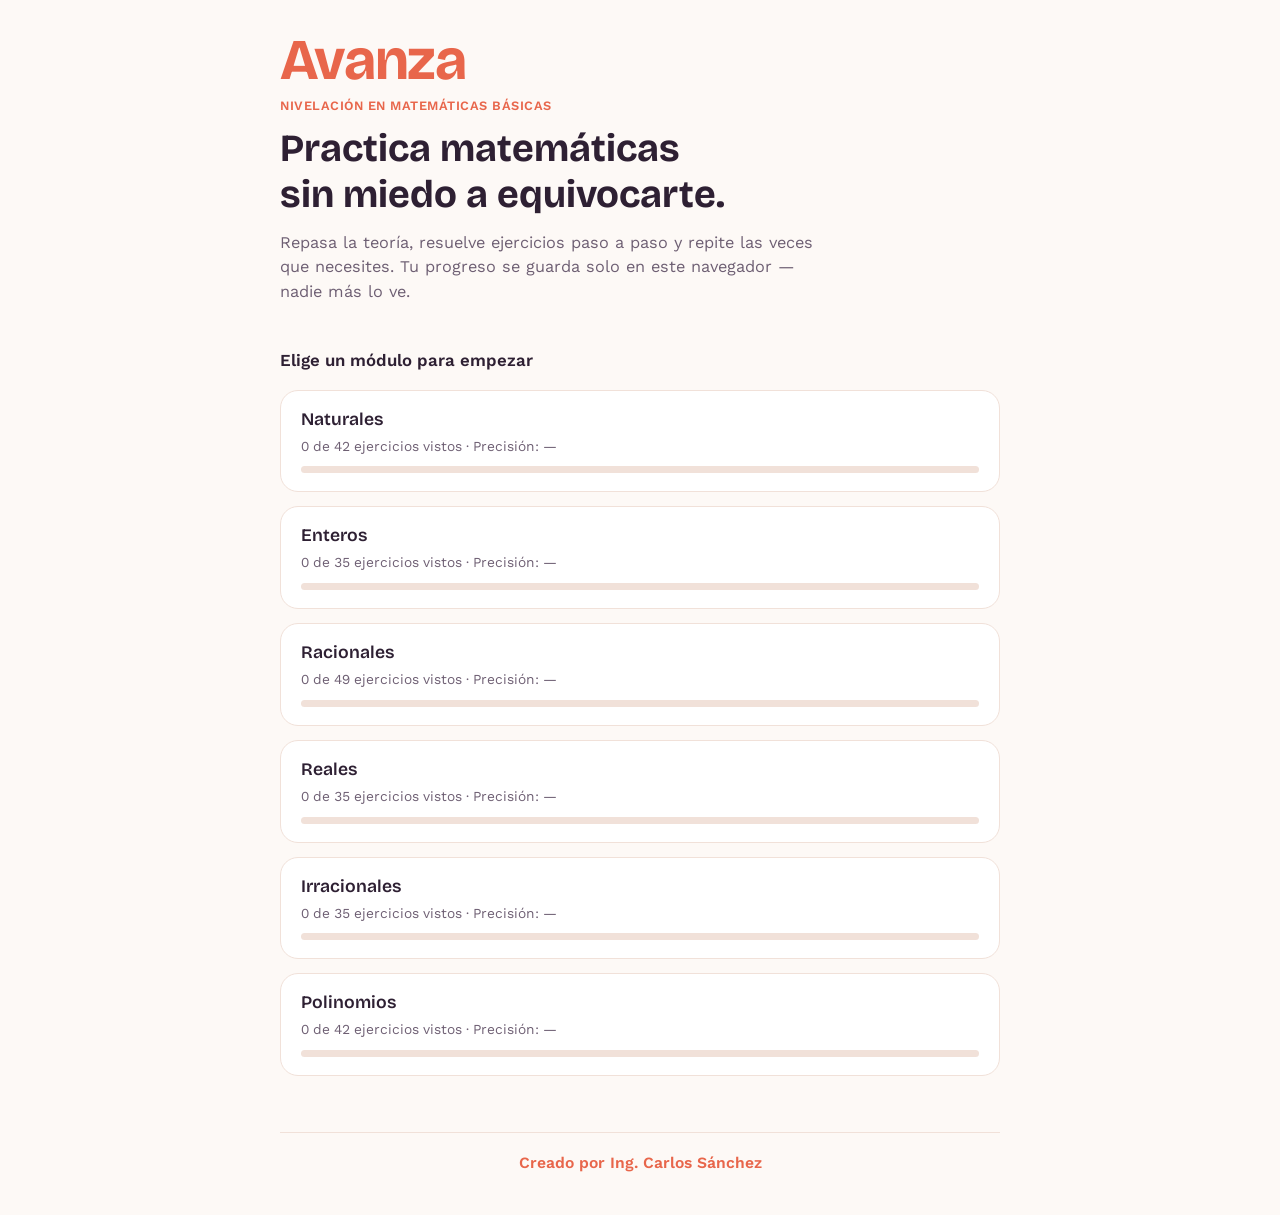
<file: matematica-basica/estudiante/index.html>
<!doctype html>
<html lang="es">
<head>
  <meta charset="utf-8">
  <meta name="viewport" content="width=device-width, initial-scale=1">
  <title>Avanza • Matemática básica</title>
  <link rel="icon" href="../../assets/favicon.svg" type="image/svg+xml">
  <link rel="alternate icon" href="../../assets/favicon.ico">
  <link rel="apple-touch-icon" href="../../assets/apple-touch-icon.png">
  <link rel="stylesheet" href="../../assets/styles/tokens.css">
  <link rel="stylesheet" href="estudiante.css">
</head>
<body>
  <header class="portada">
    <div class="marca-avanza marca-avanza--grande">
      <span class="marca-avanza-texto">Avanza</span>
    </div>
    <p class="eyebrow">Nivelación en matemáticas básicas</p>
    <h1>Practica matemáticas sin miedo a equivocarte.</h1>
    <p>Repasa la teoría, resuelve ejercicios paso a paso y repite las veces que necesites. Tu progreso se guarda solo en este navegador — nadie más lo ve.</p>
  </header>

  <p class="seccion-titulo">Elige un módulo para empezar</p>

  <div id="zona-modulos">
    <div class="estado-carga">
      <span class="spinner" aria-hidden="true"></span>
      <span>Cargando módulos…</span>
    </div>
  </div>

  <footer class="creditos">Creado por Ing. Carlos Sánchez</footer>

  <script type="module">
    import { cargarManifest, cargarTarjetasDeModulo, mostrarError } from './util.js';
    import { resumenModulo } from './progreso.js';

    const zona = document.querySelector('#zona-modulos');

    async function render() {
      const modulos = await cargarManifest();
      // Carga todos los módulos en paralelo (no uno a la vez) para que la
      // lista completa esté lista antes de que el usuario pueda hacer clic
      // en cualquiera de ellas.
      const datosPorModulo = await Promise.all(
        modulos.map((modulo) => cargarTarjetasDeModulo(modulo))
      );

      const lista = document.createElement('ul');
      lista.className = 'lista-tarjetas';

      modulos.forEach((modulo, i) => {
        const tarjetas = datosPorModulo[i];
        const total = tarjetas.length;
        const { tarjetasVistas, aciertos } = resumenModulo(modulo.id);
        const porcentaje = total > 0 ? Math.round((tarjetasVistas / total) * 100) : 0;
        const precision = tarjetasVistas > 0 ? `${Math.round((aciertos / tarjetasVistas) * 100)}%` : '—';
        const completado = total > 0 && tarjetasVistas >= total;
        const colorBarra = completado ? 'var(--av-exito)' : 'var(--av-progreso)';

        let badge = '';
        if (completado) {
          badge = '<span class="badge badge-completado">Completado</span>';
        } else if (tarjetasVistas > 0) {
          badge = '<span class="badge badge-progreso">En progreso</span>';
        }

        const li = document.createElement('li');
        const enlace = document.createElement('a');
        enlace.className = 'item-navegable';
        enlace.href = `teoria.html?modulo=${encodeURIComponent(modulo.id)}`;
        enlace.innerHTML = `
          <div style="display:flex; align-items:center; gap:8px; flex-wrap:wrap; margin-bottom:6px;">
            <h3 style="margin:0;">${modulo.nombre}</h3>
            ${badge}
          </div>
          <div class="progreso-texto">
            ${tarjetasVistas} de ${total} ejercicios vistos · Precisión: ${precision}
          </div>
          <div class="barra-progreso"><div style="width:${porcentaje}%; background:${colorBarra};"></div></div>
        `;
        li.appendChild(enlace);
        lista.appendChild(li);
      });

      zona.innerHTML = '';
      zona.appendChild(lista);
    }

    render().catch((err) => {
      mostrarError(zona, err.message);
      console.error(err);
    });
  </script>
</body>
</html>
</file>
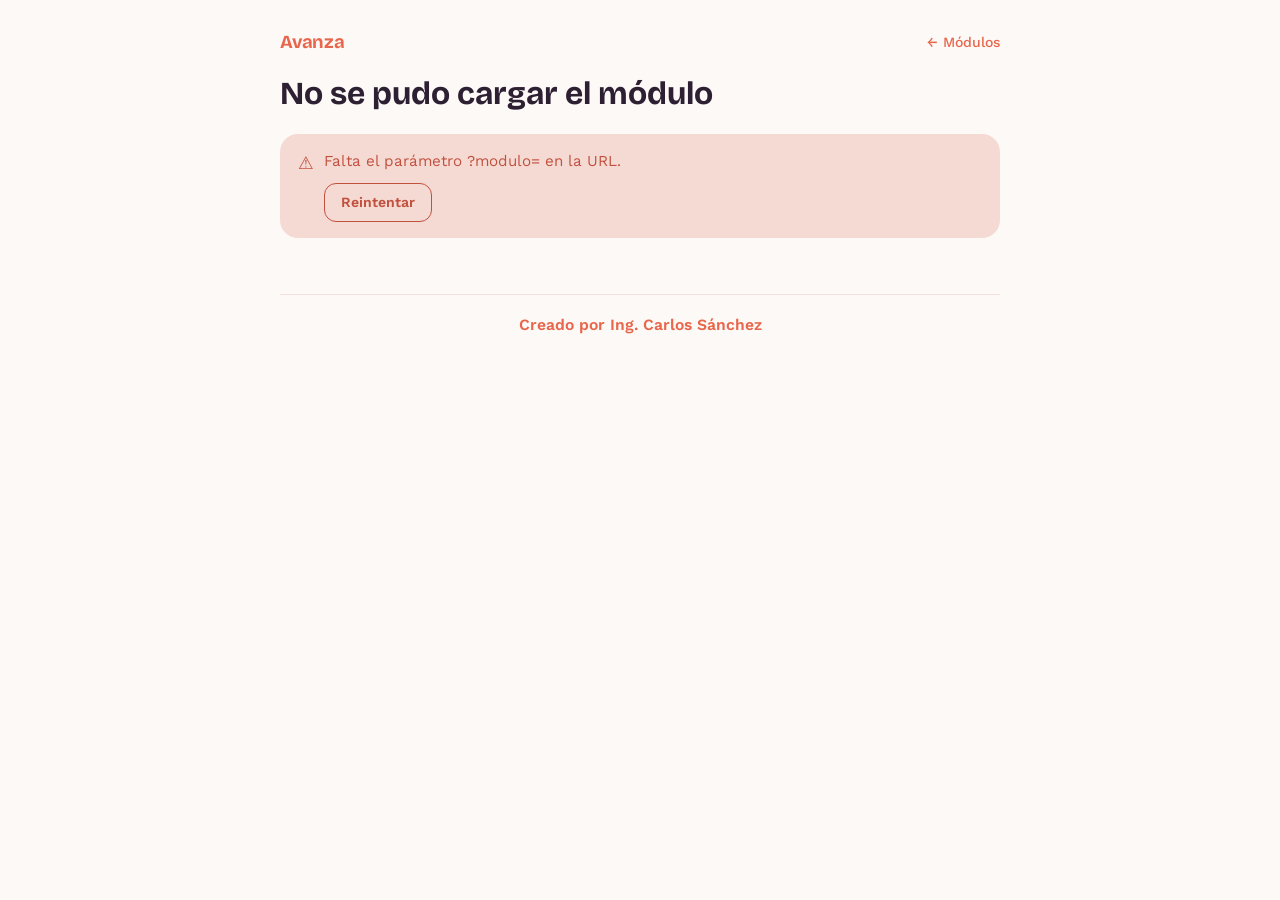
<file: matematica-basica/estudiante/modulo.html>
<!doctype html>
<html lang="es">
<head>
  <meta charset="utf-8">
  <meta name="viewport" content="width=device-width, initial-scale=1">
  <title>Avanza • Módulo</title>
  <link rel="icon" href="../../assets/favicon.svg" type="image/svg+xml">
  <link rel="alternate icon" href="../../assets/favicon.ico">
  <link rel="apple-touch-icon" href="../../assets/apple-touch-icon.png">
  <link rel="stylesheet" href="../../assets/styles/tokens.css">
  <link rel="stylesheet" href="estudiante.css">
</head>
<body>
  <header class="encabezado-pagina">
    <a class="marca-avanza" href="index.html" aria-label="Avanza — Inicio">
      <span class="marca-avanza-texto">Avanza</span>
    </a>
    <div class="migas"><a href="index.html">← Módulos</a></div>
  </header>
  <h1 id="titulo-modulo" hidden></h1>
  <p id="subtitulo-modulo" hidden>Elige un subtema para practicar.</p>

  <div id="zona-modulo">
    <div class="estado-carga">
      <span class="spinner" aria-hidden="true"></span>
      <span>Cargando módulo…</span>
    </div>
  </div>

  <footer class="creditos">Creado por Ing. Carlos Sánchez</footer>

  <script type="module">
    import { obtenerModulo, cargarTarjetasDeModulo, agruparPorSubtema, humanizar, mostrarError } from './util.js';
    import { resumenSubtema } from './progreso.js';

    const params = new URLSearchParams(location.search);
    const idModulo = params.get('modulo');
    const zona = document.querySelector('#zona-modulo');

    async function render() {
      if (!idModulo) throw new Error('Falta el parámetro ?modulo= en la URL.');

      const modulo = await obtenerModulo(idModulo);
      document.querySelector('#titulo-modulo').textContent = modulo.nombre;
      document.querySelector('#titulo-modulo').hidden = false;
      document.querySelector('#subtitulo-modulo').hidden = false;
      document.title = `Avanza • ${modulo.nombre}`;

      const tarjetas = await cargarTarjetasDeModulo(modulo);
      const grupos = agruparPorSubtema(tarjetas);

      const lista = document.createElement('ul');
      lista.className = 'lista-tarjetas';

      for (const [subtema, tarjetasDelSubtema] of grupos) {
        const total = tarjetasDelSubtema.length;
        const { tarjetasVistas, aciertos } = resumenSubtema(modulo.id, subtema);
        const porcentaje = total > 0 ? Math.round((tarjetasVistas / total) * 100) : 0;
        const precision = tarjetasVistas > 0 ? `${Math.round((aciertos / tarjetasVistas) * 100)}%` : '—';
        const completado = total > 0 && tarjetasVistas >= total;
        const colorBarra = completado ? 'var(--av-exito)' : 'var(--av-progreso)';

        let badge = '';
        if (completado) {
          badge = '<span class="badge badge-completado">Completado</span>';
        } else if (tarjetasVistas > 0) {
          badge = '<span class="badge badge-progreso">En progreso</span>';
        }

        const li = document.createElement('li');
        const enlace = document.createElement('a');
        enlace.className = 'item-navegable';
        enlace.href = `practica.html?modulo=${encodeURIComponent(modulo.id)}&subtema=${encodeURIComponent(subtema)}`;
        enlace.innerHTML = `
          <div style="display:flex; align-items:center; gap:8px; flex-wrap:wrap;">
            <h3>${humanizar(subtema)}</h3>
            ${badge}
          </div>
          <div class="progreso-texto">
            ${tarjetasVistas} de ${total} ejercicios vistos · Precisión: ${precision}
          </div>
          <div class="barra-progreso"><div style="width:${porcentaje}%; background:${colorBarra};"></div></div>
        `;
        li.appendChild(enlace);
        lista.appendChild(li);
      }

      zona.innerHTML = '';
      zona.appendChild(lista);
    }

    render().catch((err) => {
      document.querySelector('#titulo-modulo').textContent = 'No se pudo cargar el módulo';
      document.querySelector('#titulo-modulo').hidden = false;
      mostrarError(zona, err.message);
      console.error(err);
    });
  </script>
</body>
</html>
</file>
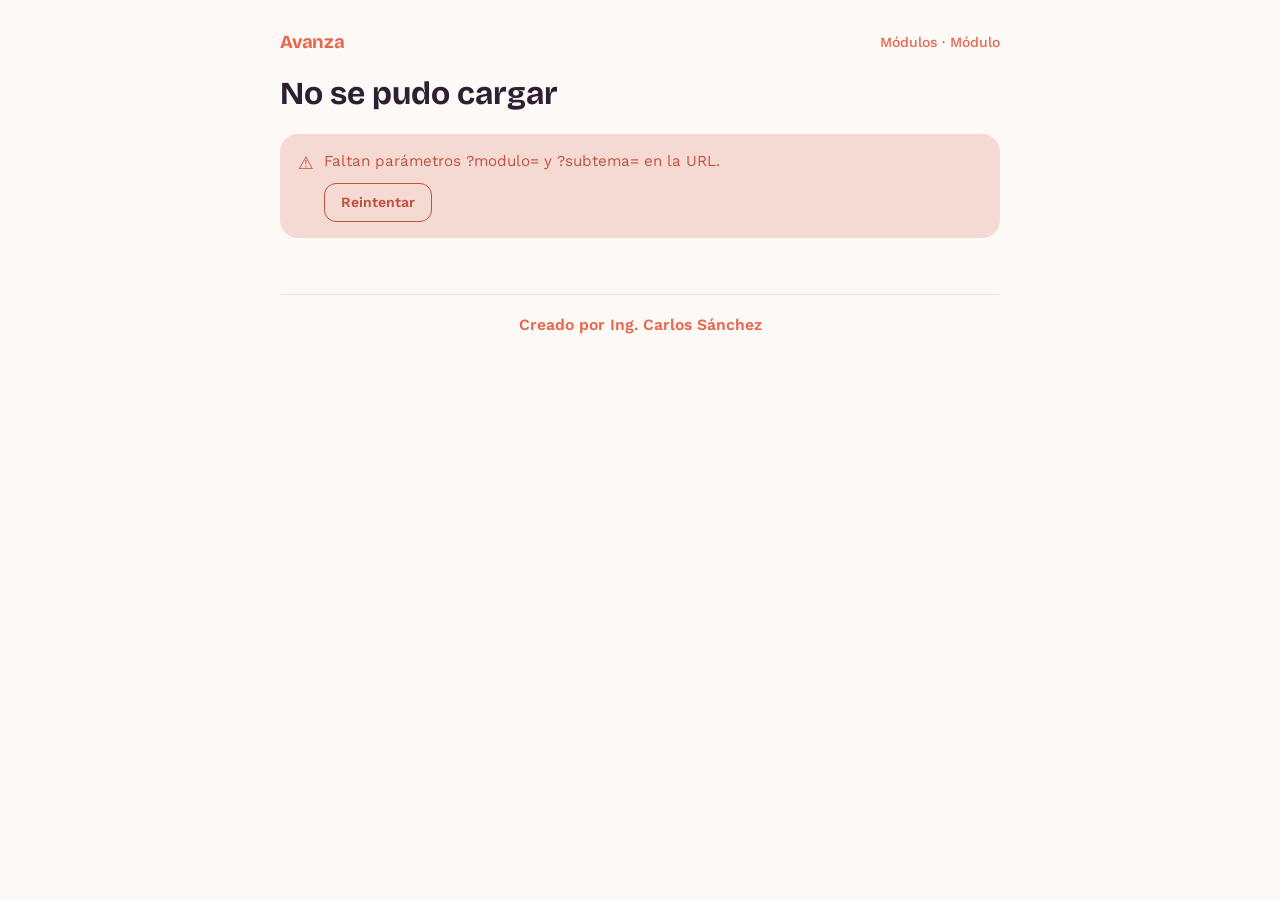
<file: matematica-basica/estudiante/practica.html>
<!doctype html>
<html lang="es">
<head>
  <meta charset="utf-8">
  <meta name="viewport" content="width=device-width, initial-scale=1">
  <title>Avanza • Práctica</title>
  <link rel="icon" href="../../assets/favicon.svg" type="image/svg+xml">
  <link rel="alternate icon" href="../../assets/favicon.ico">
  <link rel="apple-touch-icon" href="../../assets/apple-touch-icon.png">
  <link rel="stylesheet" href="../../assets/styles/tokens.css">
  <link rel="stylesheet" href="estudiante.css">
</head>
<body>
  <header class="encabezado-pagina">
    <a class="marca-avanza" href="index.html" aria-label="Avanza — Inicio">
      <span class="marca-avanza-texto">Avanza</span>
    </a>
    <div class="migas">
      <a href="index.html">Módulos</a> ·
      <a id="enlace-modulo" href="#">Módulo</a>
    </div>
  </header>
  <h1 id="titulo-subtema" hidden></h1>
  <div class="progreso-texto" id="contador" hidden>—</div>

  <div id="zona-carga-practica">
    <div class="estado-carga">
      <span class="spinner" aria-hidden="true"></span>
      <span>Cargando ejercicios…</span>
    </div>
  </div>

  <div id="contenedor-tarjeta" style="margin-top:16px;"></div>

  <div class="pie-practica" id="pie-practica" hidden>
    <button id="btn-anterior">← Anterior</button>
    <button id="btn-siguiente" class="primario">Siguiente →</button>
  </div>

  <div id="resumen" hidden>
    <h2>¡Terminaste esta parte!</h2>
    <p id="texto-resumen"></p>
    <div class="resumen-acciones">
      <button id="btn-repetir">Repetir subtema</button>
      <a id="enlace-volver-modulo" href="#">Volver al módulo</a>
    </div>
  </div>

  <footer class="creditos">Creado por Ing. Carlos Sánchez</footer>

  <script type="module">
    import { montarTarjeta } from '../../assets/core/engine.js';
    import { obtenerModulo, cargarTarjetasDeModulo, agruparPorSubtema, humanizar, mostrarError } from './util.js';
    import { registrarResultado, resumenSubtema } from './progreso.js';

    const params = new URLSearchParams(location.search);
    const idModulo = params.get('modulo');
    const subtema = params.get('subtema');

    const contenedorTarjeta = document.querySelector('#contenedor-tarjeta');
    const pie = document.querySelector('#pie-practica');
    const resumenEl = document.querySelector('#resumen');
    const btnAnterior = document.querySelector('#btn-anterior');
    const btnSiguiente = document.querySelector('#btn-siguiente');
    const btnRepetir = document.querySelector('#btn-repetir');

    let tarjetas = [];
    let indice = 0;

    function mostrarTarjeta() {
      resumenEl.hidden = true;
      pie.hidden = false;
      contenedorTarjeta.hidden = false;

      document.querySelector('#contador').textContent = `Tarjeta ${indice + 1} de ${tarjetas.length}`;
      btnAnterior.disabled = indice === 0;
      btnSiguiente.textContent = indice === tarjetas.length - 1 ? 'Terminar' : 'Siguiente →';

      montarTarjeta(contenedorTarjeta, tarjetas[indice]);
    }

    function mostrarResumen() {
      contenedorTarjeta.hidden = true;
      pie.hidden = true;
      resumenEl.hidden = false;

      const { aciertos, intentos } = resumenSubtema(idModulo, subtema);
      document.querySelector('#texto-resumen').textContent =
        intentos > 0
          ? `Respondiste correctamente ${aciertos} de ${intentos} intentos en este subtema.`
          : 'No se registraron intentos.';
    }

    contenedorTarjeta.addEventListener('av-tarjeta-evaluada', (e) => {
      registrarResultado(idModulo, subtema, e.detail.id, e.detail.correcta);
    });

    btnSiguiente.addEventListener('click', () => {
      if (indice < tarjetas.length - 1) {
        indice += 1;
        mostrarTarjeta();
      } else {
        mostrarResumen();
      }
    });

    btnAnterior.addEventListener('click', () => {
      if (indice > 0) {
        indice -= 1;
        mostrarTarjeta();
      }
    });

    btnRepetir.addEventListener('click', () => {
      indice = 0;
      mostrarTarjeta();
    });

    async function iniciar() {
      if (!idModulo || !subtema) {
        throw new Error('Faltan parámetros ?modulo= y ?subtema= en la URL.');
      }

      const modulo = await obtenerModulo(idModulo);
      document.querySelector('#enlace-modulo').textContent = modulo.nombre;
      document.querySelector('#enlace-modulo').href = `modulo.html?modulo=${encodeURIComponent(idModulo)}`;
      document.querySelector('#enlace-volver-modulo').href = `modulo.html?modulo=${encodeURIComponent(idModulo)}`;

      const todasLasTarjetas = await cargarTarjetasDeModulo(modulo);
      const grupos = agruparPorSubtema(todasLasTarjetas);
      tarjetas = grupos.get(subtema) ?? [];

      document.querySelector('#titulo-subtema').textContent = humanizar(subtema);
      document.querySelector('#titulo-subtema').hidden = false;
      document.title = `Avanza • ${humanizar(subtema)}`;

      const zonaCarga = document.querySelector('#zona-carga-practica');

      if (tarjetas.length === 0) {
        zonaCarga.innerHTML = `
          <div class="estado-vacio">
            Todavía no hay ejercicios en este subtema.
            <a href="modulo.html?modulo=${encodeURIComponent(idModulo)}">Volver al módulo →</a>
          </div>`;
        return;
      }

      zonaCarga.hidden = true;
      document.querySelector('#contador').hidden = false;
      mostrarTarjeta();
    }

    iniciar().catch((err) => {
      document.querySelector('#titulo-subtema').textContent = 'No se pudo cargar';
      document.querySelector('#titulo-subtema').hidden = false;
      mostrarError(document.querySelector('#zona-carga-practica'), err.message);
      console.error(err);
    });
  </script>
</body>
</html>
</file>
<file: assets/styles/tokens.css>
/* Tokens de diseño compartidos por el motor visual de Avanza.
   Dirección visual: "Punto de partida" — cálida y alentadora, pensada para
   estudiantes con bajo nivel matemático que pueden sentirse inseguros con
   la materia. Los componentes en assets/core/ leen estas variables con
   fallback, así que importar este archivo es opcional pero recomendado
   para mantener consistencia visual entre módulos. */
@import url('https://fonts.googleapis.com/css2?family=Bricolage+Grotesque:wght@500;600;700&family=Work+Sans:wght@400;500;600;700&display=swap');

:root {
  /* Fondo y superficies */
  --av-fondo: #FDF9F6;
  --av-fondo-tarjeta: #ffffff;
  --av-texto: #2E2033;
  --av-linea: #6E5F73;
  --av-borde: #F1E1D9;

  /* Acento principal — llamadas a la acción, elementos interactivos */
  --av-acento: #E8664B;
  --av-acento-suave: #FBE3DD;

  /* "En progreso" — distinto del acento para no confundir estado con acción */
  --av-progreso: #E0A458;
  --av-progreso-texto: #8A5A1E;
  --av-progreso-suave: #FBEEDA;

  /* Retroalimentación */
  --av-exito: #4F9153;
  --av-exito-suave: #E3F0E1;
  --av-error: #C1503E;
  --av-error-suave: #F5DAD3;
  --av-aviso: var(--av-progreso);
  --av-aviso-suave: var(--av-progreso-suave);

  /* Tipografía: Bricolage Grotesque para títulos, Work Sans para el resto */
  --av-fuente: 'Work Sans', system-ui, -apple-system, "Segoe UI", sans-serif;
  --av-fuente-display: 'Bricolage Grotesque', var(--av-fuente);

  /* Radios — personalidad suave/redondeada de esta dirección */
  --av-radio: 18px;
  --av-radio-control: 12px;
}
</file>
<file: matematica-basica/estudiante/estudiante.css>
/* Estilos de las páginas de estudiante/ — dirección visual "Punto de
   partida". Los colores y tipografías vienen de assets/styles/tokens.css;
   aquí solo se define layout y los componentes propios de estas páginas
   (tarjetas de navegación, badges, pie de práctica, resumen, crédito). */

/* Un elemento con `display` propio (como .pie-practica) puede ganarle al
   [hidden] del navegador porque el CSS de autor siempre le gana al CSS del
   navegador, sin importar la especificidad del selector — sin esta regla,
   ocultar con `.hidden = true` deja de funcionar en esos elementos. */
[hidden] { display: none !important; }

body {
  font-family: var(--av-fuente, system-ui, sans-serif);
  background: var(--av-fondo, #FDF9F6);
  max-width: 720px;
  margin: 0 auto;
  padding: 32px 20px 40px;
  color: var(--av-texto, #2E2033);
  line-height: 1.5;
}

h1, h2, h3, h4 {
  font-family: var(--av-fuente-display, inherit);
  line-height: 1.2;
  text-wrap: balance;
}

a { color: var(--av-acento, #E8664B); }

/* Foco visible por teclado, consistente en toda la app (enlaces, botones,
   tarjetas navegables). No se toca el foco nativo de inputs/selects/radios:
   ya es accesible por defecto. */
a:focus-visible,
button:focus-visible,
.item-navegable:focus-visible {
  outline: 2px solid var(--av-acento, #E8664B);
  outline-offset: 2px;
  border-radius: 6px;
}

/* El spinner de carga queda exento: es información funcional (indica que
   algo sigue en curso), no una animación decorativa. Todo lo demás
   (entradas, transiciones de hover/estado) se reduce a casi instantáneo. */
@media (prefers-reduced-motion: reduce) {
  *:not(.spinner) {
    animation-duration: 0.001ms !important;
    animation-iteration-count: 1 !important;
    transition-duration: 0.001ms !important;
  }
}

/* ---------- estados de carga / error / vacío (compartidos) ---------- */

.estado-carga {
  display: flex;
  align-items: center;
  gap: 10px;
  color: var(--av-linea, #6E5F73);
  font-size: 0.95rem;
  padding: 14px 0;
}

.spinner {
  width: 18px;
  height: 18px;
  flex-shrink: 0;
  border: 2.5px solid var(--av-borde, #F1E1D9);
  border-top-color: var(--av-acento, #E8664B);
  border-radius: 50%;
  animation: av-girar 0.7s linear infinite;
}

@keyframes av-girar {
  to { transform: rotate(360deg); }
}

.estado-error {
  display: flex;
  gap: 10px;
  align-items: flex-start;
  padding: 16px 18px;
  border-radius: var(--av-radio, 18px);
  background: var(--av-error-suave, #F5DAD3);
  color: var(--av-error, #C1503E);
  font-size: 0.95rem;
  line-height: 1.5;
}

.estado-error .icono { flex-shrink: 0; font-size: 1.1rem; }

.estado-error p { margin: 0 0 10px; }

.estado-error button {
  font: inherit;
  font-weight: 600;
  font-size: 0.88rem;
  padding: 8px 16px;
  border-radius: var(--av-radio-control, 12px);
  border: 1px solid var(--av-error, #C1503E);
  background: transparent;
  color: var(--av-error, #C1503E);
  cursor: pointer;
  transition: background 0.15s ease, transform 0.1s ease;
}

.estado-error button:hover { background: rgba(193, 80, 62, 0.08); }
.estado-error button:active { transform: scale(0.96); }

.estado-vacio {
  padding: 16px 0;
  color: var(--av-linea, #6E5F73);
  font-size: 0.95rem;
}

.estado-vacio a { font-weight: 600; }

/* ---------- marca / wordmark ---------- */

.marca-avanza {
  display: inline-flex;
  text-decoration: none;
  color: var(--av-acento, #E8664B);
  font-family: var(--av-fuente-display, inherit);
  font-weight: 700;
  line-height: 1;
}

.marca-avanza-texto {
  letter-spacing: -0.01em;
}

/* Wordmark compacto: usado como enlace de marca en el encabezado de las
   páginas secundarias (módulo, teoría, práctica), junto a las migas. */
.marca-avanza .marca-avanza-texto {
  font-size: 1.15rem;
}

/* Wordmark grande: la marca principal de la portada, encima del eyebrow. */
.marca-avanza--grande {
  margin-bottom: 6px;
}

.marca-avanza--grande .marca-avanza-texto {
  font-size: clamp(2.6rem, 11vw, 3.6rem);
  letter-spacing: -0.02em;
}

/* Encabezado de páginas secundarias: marca compacta + migas en una fila. */
.encabezado-pagina {
  display: flex;
  align-items: center;
  justify-content: space-between;
  gap: 10px 16px;
  flex-wrap: wrap;
  margin-bottom: 20px;
}

.encabezado-pagina .migas {
  margin-bottom: 0;
}

/* ---------- portada ---------- */

.portada {
  margin-bottom: 44px;
}

.portada .eyebrow {
  font-size: 0.8rem;
  font-weight: 600;
  letter-spacing: 0.04em;
  text-transform: uppercase;
  color: var(--av-acento, #E8664B);
  margin: 0 0 10px;
}

.portada h1 {
  font-size: clamp(1.75rem, 5vw, 2.4rem);
  font-weight: 700;
  margin: 0 0 14px;
}

.portada p {
  color: var(--av-linea, #6E5F73);
  font-size: 1.02rem;
  max-width: 56ch;
  margin: 0;
}

.seccion-titulo {
  font-size: 1.05rem;
  font-weight: 600;
  margin: 0 0 16px;
}

/* ---------- migas de pan ---------- */

.migas {
  font-size: 0.88rem;
  color: var(--av-linea, #6E5F73);
  margin-bottom: 20px;
}

.migas a { text-decoration: none; font-weight: 500; }
.migas a:hover { text-decoration: underline; }

/* ---------- listas navegables (módulos / subtemas) ---------- */

.lista-tarjetas {
  display: flex;
  flex-direction: column;
  gap: 14px;
  padding: 0;
  list-style: none;
  margin: 0;
}

.item-navegable {
  display: block;
  border: 1px solid var(--av-borde, #F1E1D9);
  border-radius: var(--av-radio, 18px);
  padding: 18px 20px;
  text-decoration: none;
  color: inherit;
  cursor: pointer;
  background: var(--av-fondo-tarjeta, #ffffff);
  transition: border-color 0.15s ease, transform 0.15s ease, box-shadow 0.15s ease;
}

.item-navegable:hover {
  border-color: var(--av-acento, #E8664B);
  transform: translateY(-1px);
  box-shadow: 0 6px 16px -10px rgba(46, 32, 51, 0.25);
}

.item-navegable:active {
  transform: translateY(0) scale(0.99);
}

.item-navegable h3 {
  margin: 0;
  font-size: 1.1rem;
  font-weight: 600;
}

/* ---------- badges de estado ---------- */

.badge {
  display: inline-block;
  font-size: 0.72rem;
  font-weight: 700;
  letter-spacing: 0.01em;
  padding: 3px 10px;
  border-radius: 999px;
  white-space: nowrap;
}

.badge-progreso {
  background: var(--av-progreso-suave, #fef3c7);
  color: var(--av-progreso-texto, #92400e);
}

.badge-completado {
  background: var(--av-exito-suave, #dcfce7);
  color: var(--av-exito, #166534);
}

/* ---------- barra de progreso ---------- */

.barra-progreso {
  height: 7px;
  border-radius: 999px;
  background: var(--av-borde, #F1E1D9);
  overflow: hidden;
  margin-top: 10px;
}

.barra-progreso > div {
  height: 100%;
  background: var(--av-acento, #E8664B);
  border-radius: 999px;
  transition: width 0.5s ease;
}

.progreso-texto {
  font-size: 0.86rem;
  color: var(--av-linea, #6E5F73);
  font-variant-numeric: tabular-nums;
}

.item-navegable .progreso-texto {
  margin-top: 4px;
}

/* ---------- práctica: contador y botones ---------- */

#contador {
  margin-bottom: 4px;
}

.pie-practica {
  display: flex;
  justify-content: space-between;
  gap: 10px;
  margin-top: 22px;
}

.pie-practica button {
  font: inherit;
  font-weight: 600;
  padding: 11px 22px;
  border-radius: var(--av-radio-control, 12px);
  border: 1px solid var(--av-borde, #F1E1D9);
  background: var(--av-fondo-tarjeta, white);
  color: var(--av-texto, inherit);
  cursor: pointer;
  transition: filter 0.15s ease, background 0.15s ease, transform 0.1s ease;
}

.pie-practica button:hover:not(:disabled) {
  background: var(--av-acento-suave, #FBE3DD);
}

.pie-practica button:active:not(:disabled) {
  transform: scale(0.97);
}

.pie-practica button:disabled {
  opacity: 0.4;
  cursor: not-allowed;
}

.pie-practica button.primario {
  background: var(--av-acento, #E8664B);
  color: white;
  border-color: var(--av-acento, #E8664B);
}

.pie-practica button.primario:hover:not(:disabled) {
  filter: brightness(0.94);
  background: var(--av-acento, #E8664B);
}

/* ---------- resumen de subtema ---------- */

#resumen {
  background: var(--av-exito-suave, #E3F0E1);
  border: 1px solid var(--av-borde, #F1E1D9);
  border-radius: var(--av-radio, 18px);
  padding: 28px 24px;
  margin-top: 16px;
  text-align: center;
}

#resumen h2 {
  margin: 0 0 10px;
  font-size: 1.4rem;
}

#resumen p#texto-resumen {
  color: var(--av-texto, inherit);
  margin: 0 0 20px;
  font-variant-numeric: tabular-nums;
}

.resumen-acciones {
  display: flex;
  gap: 10px;
  justify-content: center;
  flex-wrap: wrap;
}

.resumen-acciones button,
.resumen-acciones a {
  font: inherit;
  font-weight: 600;
  padding: 11px 22px;
  border-radius: var(--av-radio-control, 12px);
  cursor: pointer;
  text-decoration: none;
  transition: filter 0.15s ease, background 0.15s ease, transform 0.1s ease;
}

.resumen-acciones button:active,
.resumen-acciones a:active {
  transform: scale(0.97);
}

.resumen-acciones button {
  border: 1px solid var(--av-texto, #2E2033);
  background: transparent;
  color: var(--av-texto, inherit);
}

.resumen-acciones button:hover { background: rgba(46, 32, 51, 0.06); }

.resumen-acciones a {
  border: 1px solid var(--av-acento, #E8664B);
  background: var(--av-acento, #E8664B);
  color: white;
}

.resumen-acciones a:hover { filter: brightness(0.94); }

/* ---------- pie de página / crédito ---------- */

.creditos {
  margin-top: 56px;
  padding-top: 18px;
  border-top: 1px solid var(--av-borde, #F1E1D9);
  font-size: 0.98rem;
  font-weight: 600;
  color: var(--av-acento, #E8664B);
  text-align: center;
}

@media (max-width: 460px) {
  body { padding: 24px 16px 32px; }
}
</file>
